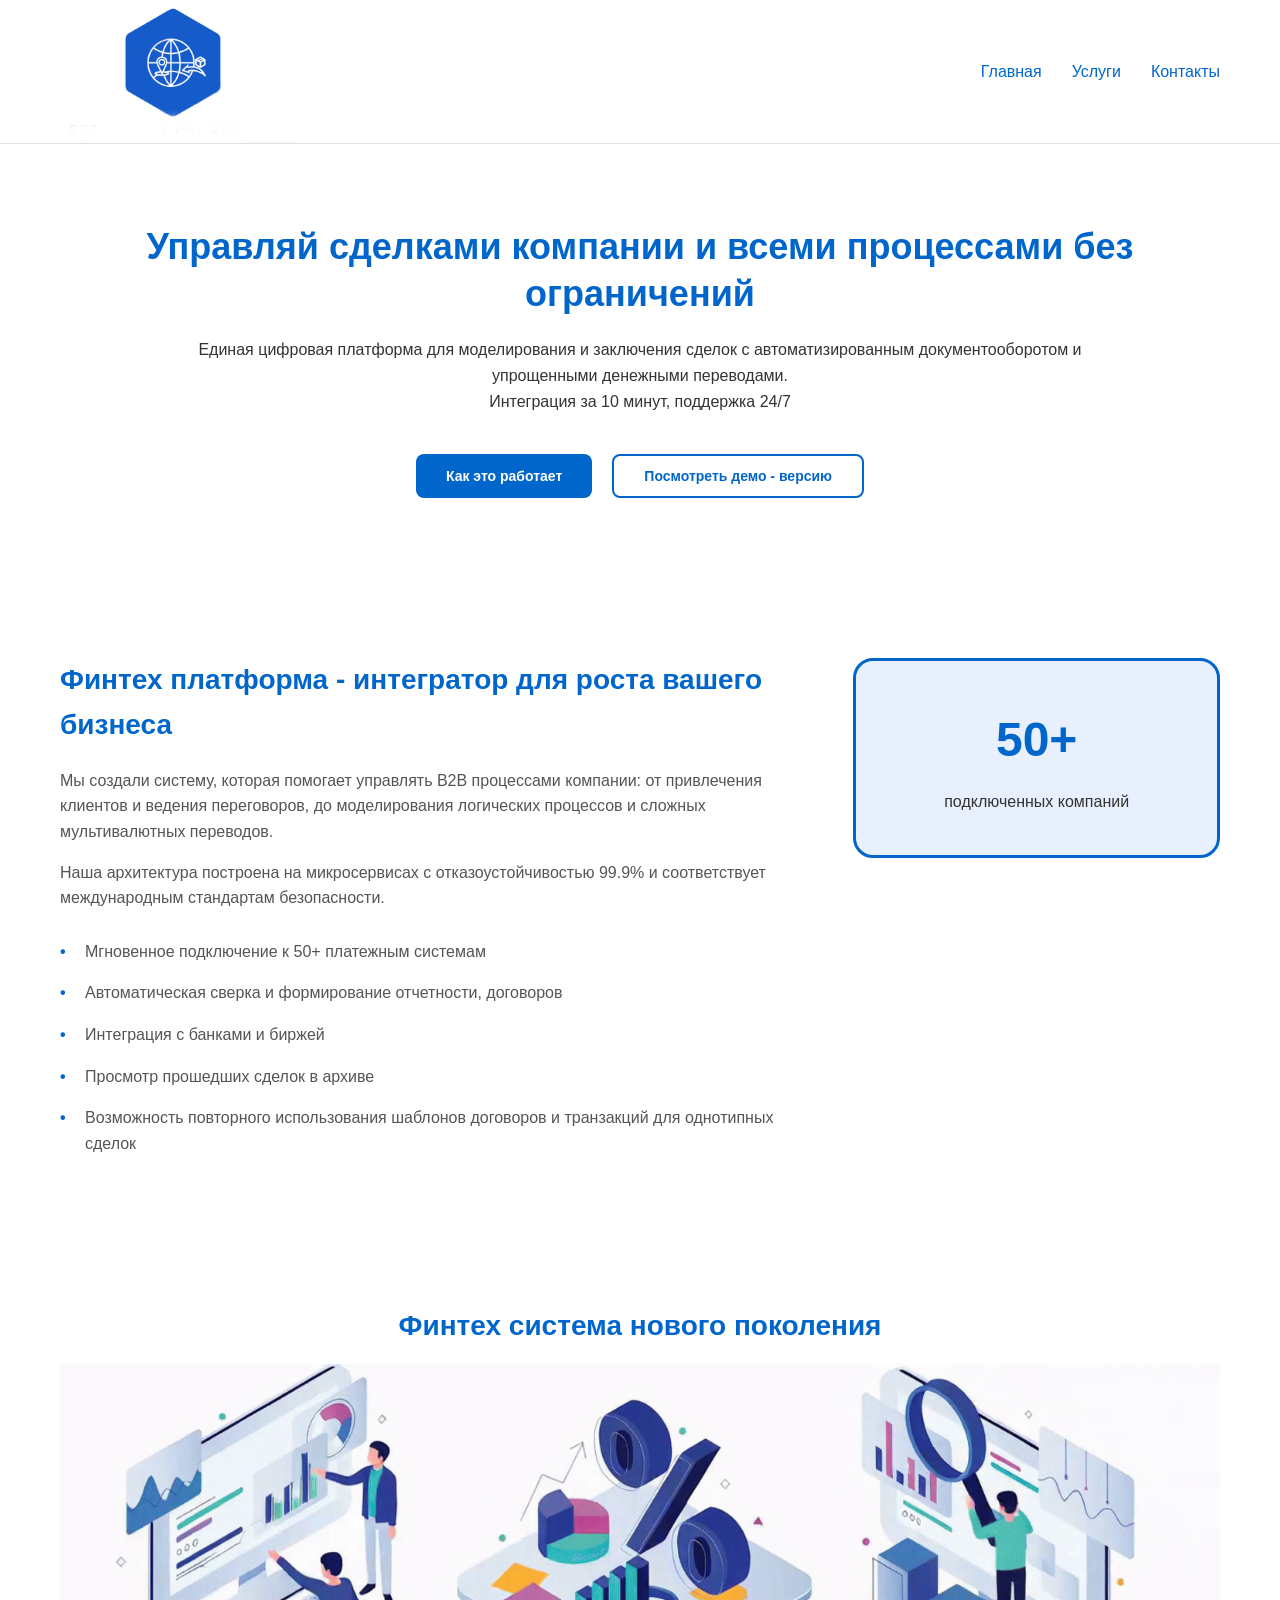
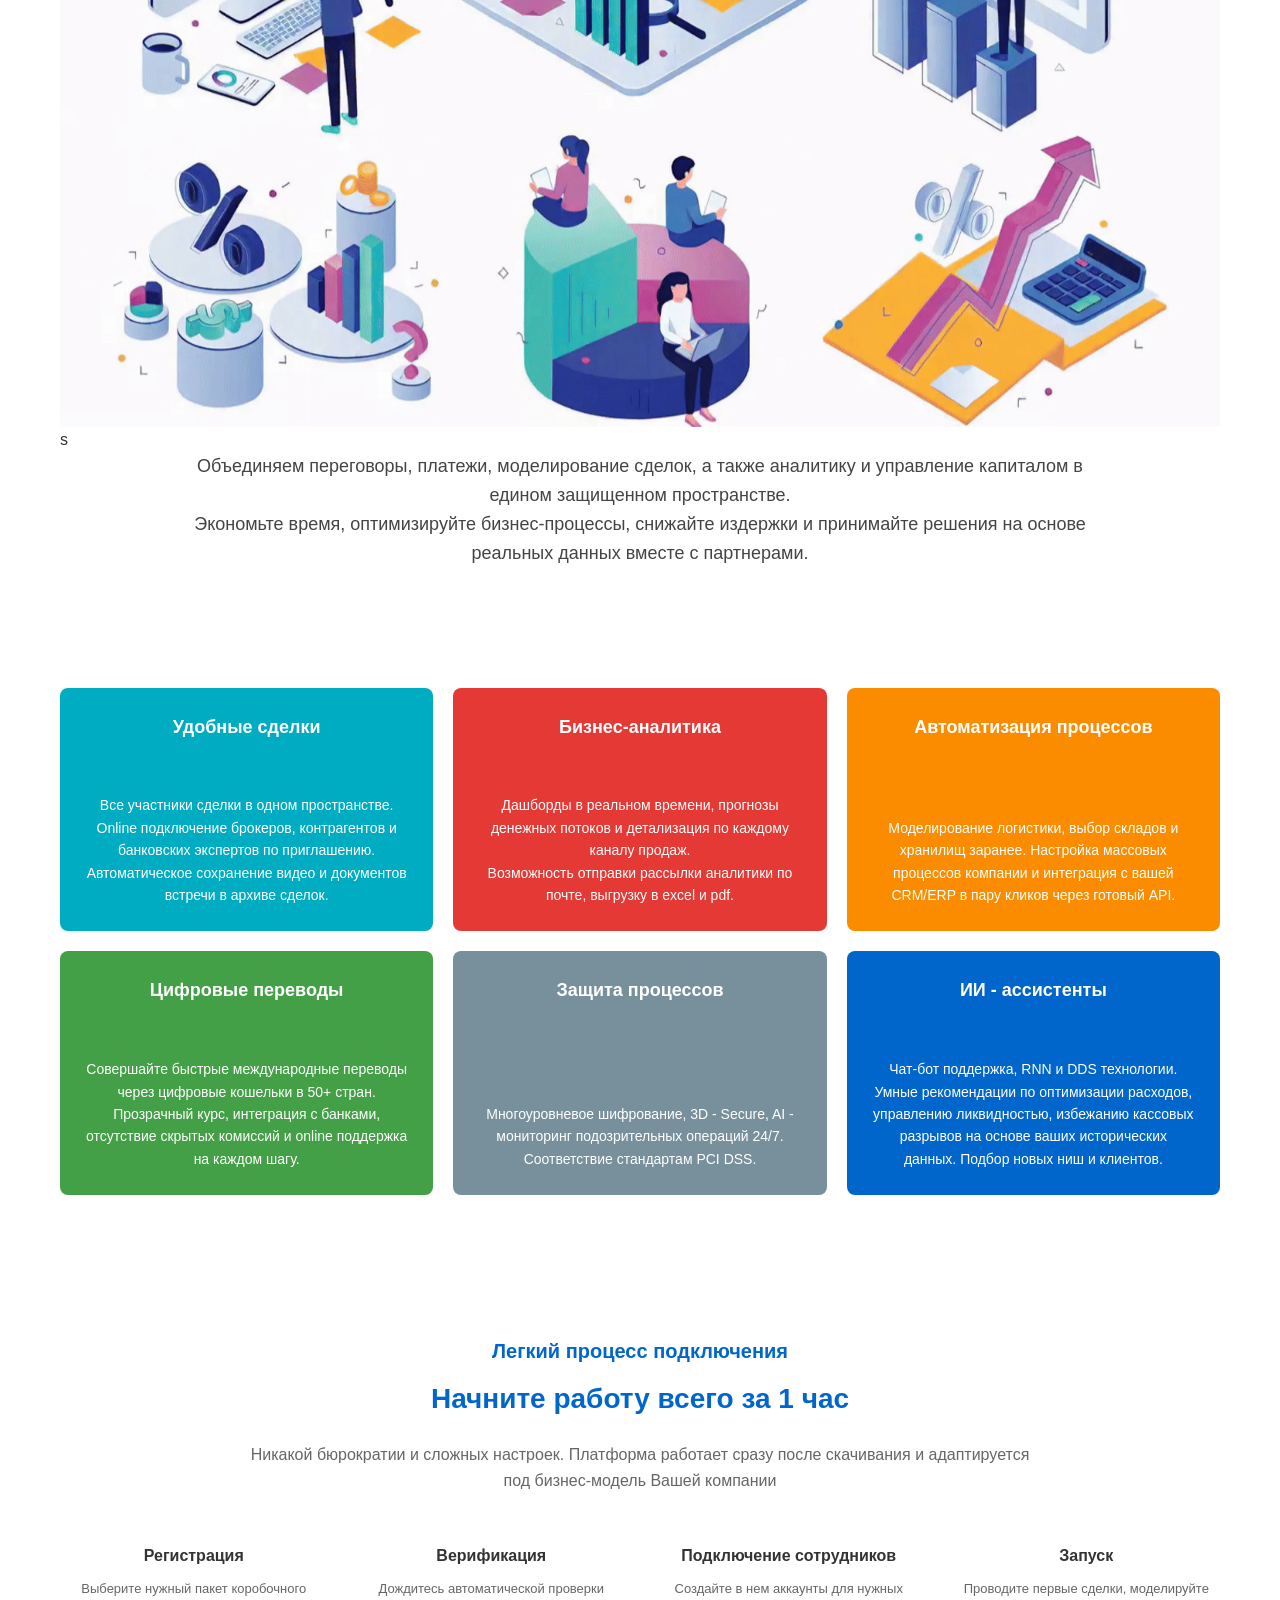
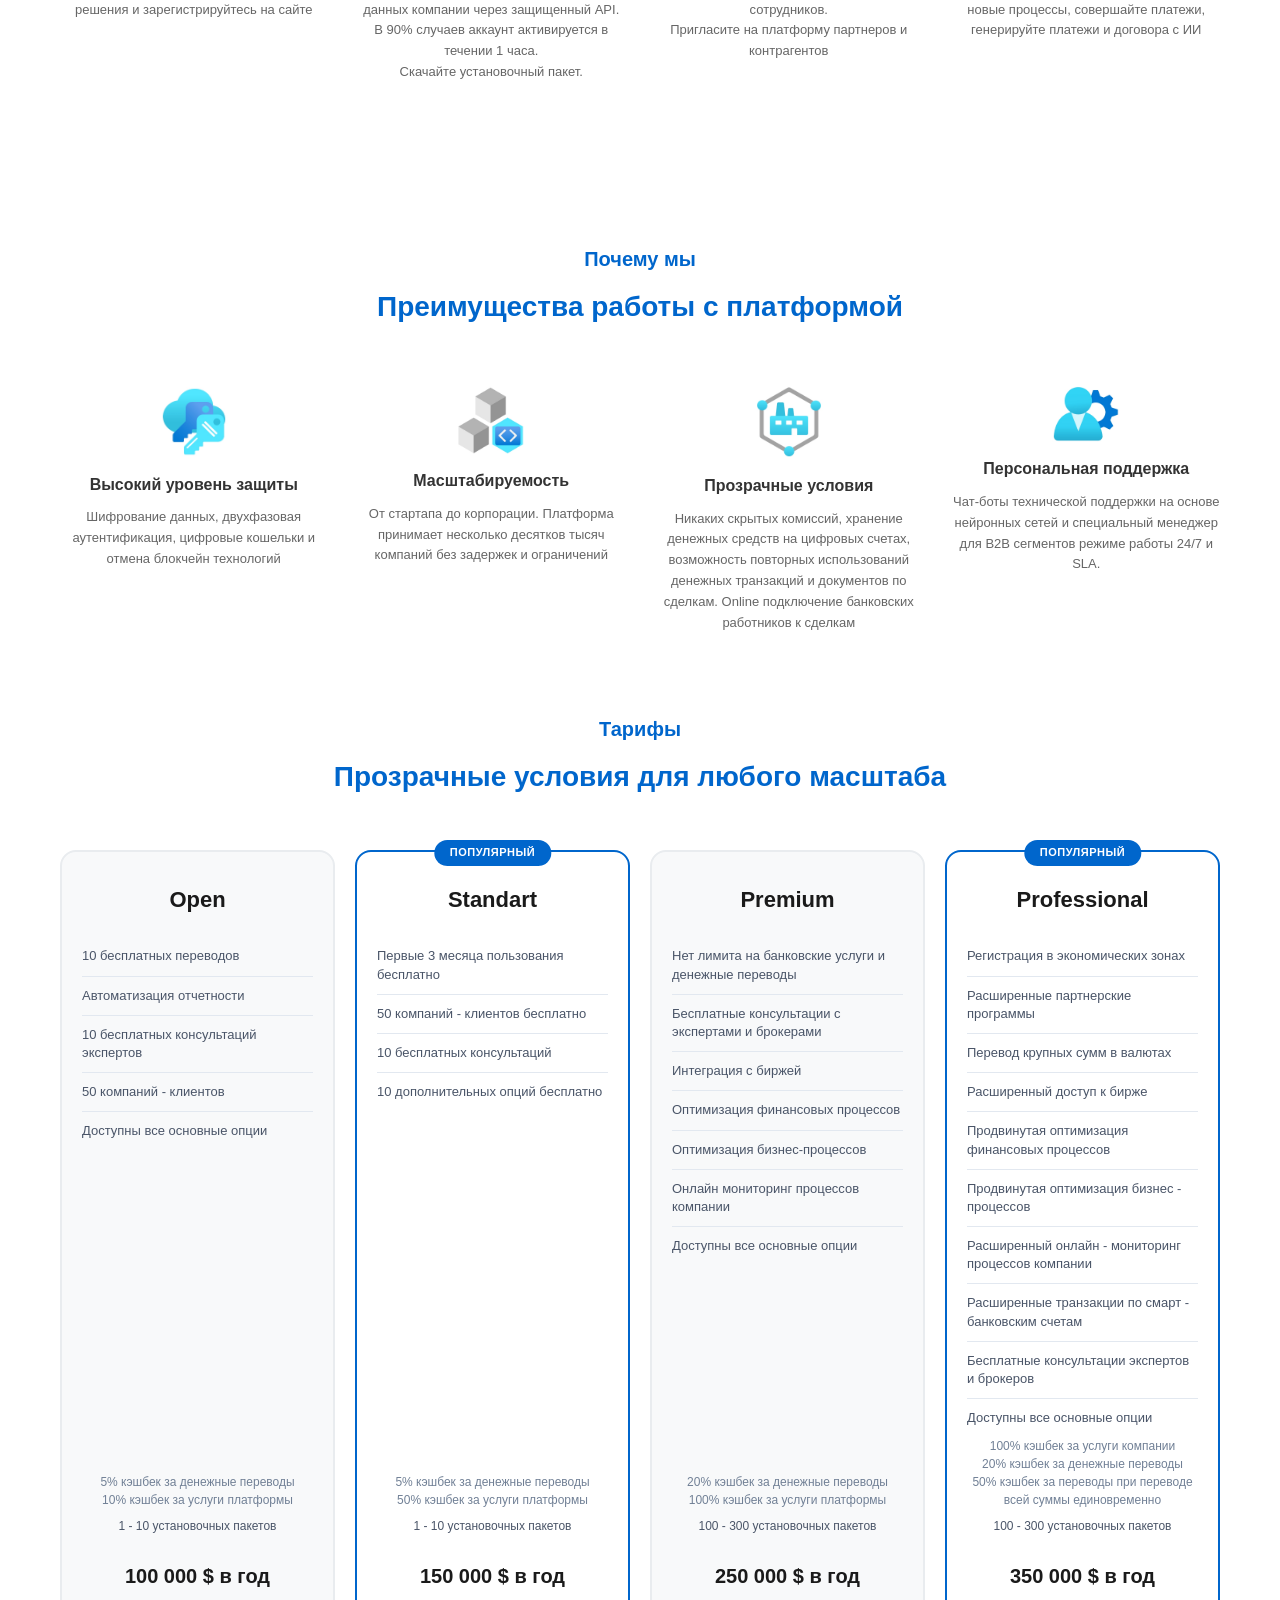
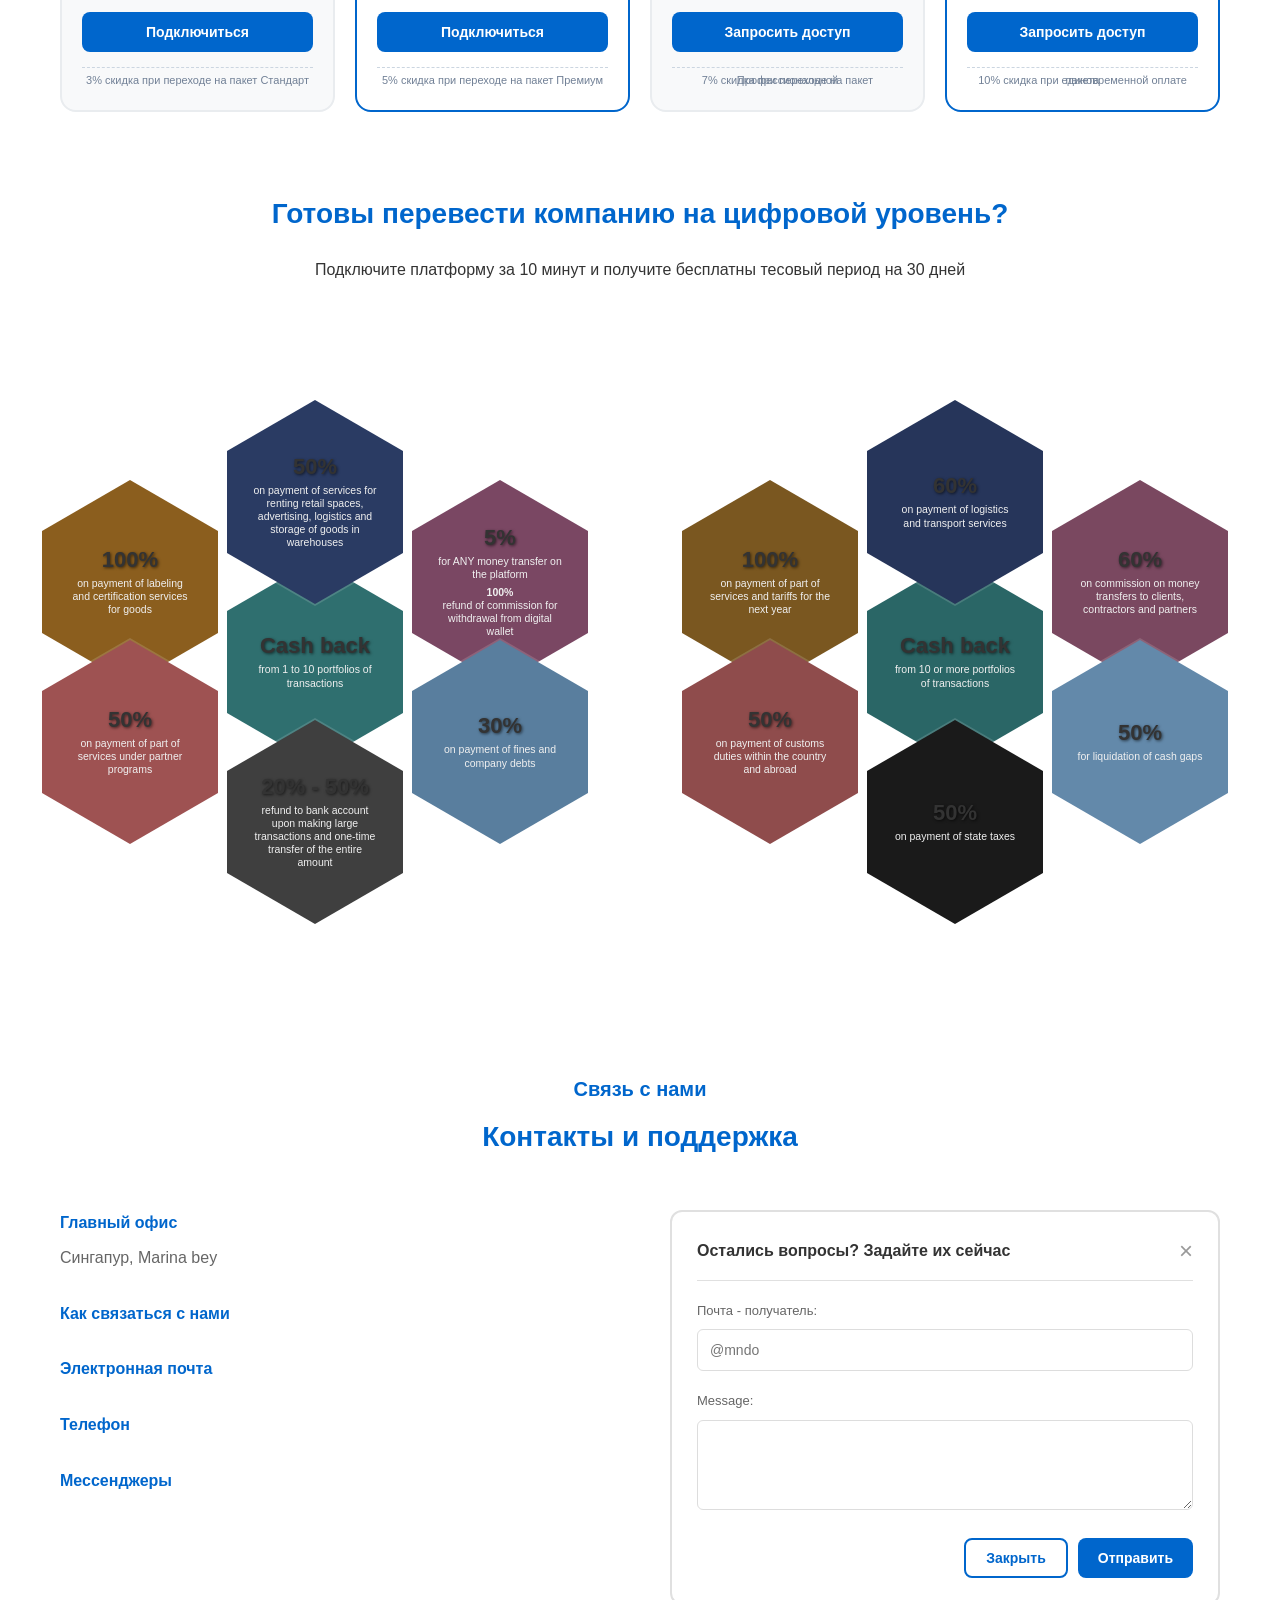
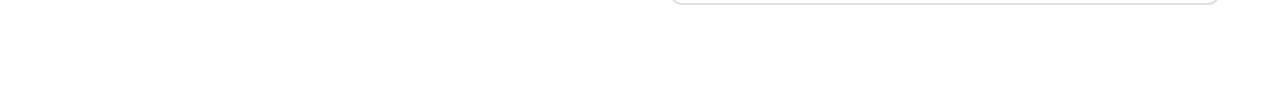
<file: index.html>
<!DOCTYPE html>
<html lang="ru">
<head>
    <meta charset="UTF-8">
    <meta name="viewport" content="width=device-width, initial-scale=1.0">
    <title>Финтех платформа</title>
    <link rel="stylesheet" href="style.css">
</head>

<body>
    <header class="header">
        <div class="container">
            <div class="header-content">
                <div class="logo">
                    <img src="./img/logo1.png" alt="Logo">
                </div>
                <nav class="nav">
                    <a href="#" class="nav-link">Главная</a>
                    <a href="#" class="nav-link">Услуги</a>
                    <a href="#" class="nav-link">Контакты</a>
                </nav>
            </div>
        </div>
    </header>

    <section class="hero">
        <div class="container">
            <h1 class="hero-title">Управляй сделками компании и всеми процессами без ограничений</h1>
            <p class="hero-subtitle">Единая цифровая платформа для моделирования и заключения сделок с автоматизированным документооборотом и упрощенными денежными переводами.<br>Интеграция за 10 минут, поддержка 24/7</p>
            <div class="hero-buttons">
                <button class="btn btn-primary">Как это работает</button>
                <button class="btn btn-secondary">Посмотреть демо - версию</button>
            </div>
        </div>
    </section>

    <div class="illustration-bg-wrapper">
        
        

            <section class="platform-intro">
        <div class="container">
            <div class="intro-grid">
                <div class="intro-text">
                    <h2 class="section-title">Финтех платформа - интегратор для роста вашего бизнеса</h2>
                    <p>Мы создали систему, которая помогает управлять B2B процессами компании: от привлечения клиентов и ведения переговоров, до моделирования логических процессов и сложных мультивалютных переводов.</p>
                    <p>Наша архитектура построена на микросервисах с отказоустойчивостью 99.9% и соответствует международным стандартам безопасности.</p>
                    <ul class="features-list">
                        <li>Мгновенное подключение к 50+ платежным системам</li>
                        <li>Автоматическая сверка и формирование отчетности, договоров</li>
                        <li>Интеграция с банками и биржей</li>
                        <li>Просмотр прошедших сделок в архиве</li>
                        <li>Возможность повторного использования шаблонов договоров и транзакций для однотипных сделок</li>
                    </ul>
                </div>
                <div class="intro-badge">
                    <div class="badge-number">50+</div>
                    <div class="badge-text">подключенных компаний</div>
                </div>
            </div>
        </div>
    </section>

    <section class="new-generation">
        <div class="container">
            <h2 class="section-title center">Финтех система нового поколения</h2>
            <img class="workers-bg" src="./video/video.gif">s
            <p class="illustration-text">Объединяем переговоры, платежи, моделирование сделок, а также аналитику и управление капиталом в едином защищенном пространстве.<br>Экономьте время, оптимизируйте бизнес-процессы, снижайте издержки и принимайте решения на основе реальных данных вместе с партнерами.</p>
        </div>
    </section>

    </div>

    <section class="features">
        <div class="container">
            <div class="features-grid">
                <div class="feature-card teal">
                    <h3>Удобные сделки</h3>
                    <p>Все участники сделки в одном пространстве. Online подключение брокеров, контрагентов и банковских экспертов по приглашению.<br>Автоматическое сохранение видео и документов встречи в архиве сделок.</p>
                </div>
                <div class="feature-card red">

                    <h3>Бизнес-аналитика</h3>
                    <p>Дашборды в реальном времени, прогнозы денежных потоков и детализация по каждому каналу продаж.<br>Возможность отправки рассылки аналитики по почте, выгрузку в excel и pdf.</p>
                </div>
                <div class="feature-card orange">

                    <h3>Автоматизация процессов</h3>
                    <p>Моделирование логистики, выбор складов и хранилищ заранее. Настройка массовых процессов компании и интеграция с вашей CRM/ERP в пару кликов через готовый API.</p>
                </div>
                <div class="feature-card green">

                    <h3>Цифровые переводы</h3>
                    <p>Совершайте быстрые международные переводы через цифровые кошельки в 50+ стран. Прозрачный курс, интеграция с банками, отсутствие скрытых комиссий и online поддержка на каждом шагу.</p>
                </div>
                <div class="feature-card gray">

                    <h3>Защита процессов</h3>
                    <p>Многоуровневое шифрование, 3D - Secure, AI - мониторинг подозрительных операций 24/7.<br>Соответствие стандартам PCI DSS.</p>
                </div>
                <div class="feature-card blue">

                    <h3>ИИ - ассистенты</h3>
                    <p>Чат-бот поддержка, RNN и DDS технологии. Умные рекомендации по оптимизации расходов, управлению ликвидностью, избежанию кассовых разрывов на основе ваших исторических данных. Подбор новых ниш и клиентов.</p>
                </div>
            </div>
        </div>
    </section>

<section class="how-to-start">
    <div class="container">
        <p class="section-subtitle">Легкий процесс подключения</p>
        <h2 class="section-title center">Начните работу всего за 1 час</h2>
        <p class="section-description">Никакой бюрократии и сложных настроек. Платформа работает сразу после скачивания и адаптируется под бизнес-модель Вашей компании</p>
        <div class="steps-grid">
            <div class="step">
                
             
                <h3>Регистрация</h3>
                <p>Выберите нужный пакет коробочного решения и зарегистрируйтесь на сайте</p>
            </div>
            <div class="step">
                
                
                <h3>Верификация</h3>
                <p>Дождитесь автоматической проверки данных компании через защищенный API. В 90% случаев аккаунт активируется в течении 1 часа.<br>Скачайте установочный пакет.</p>
            </div>
            <div class="step">
                
                
                <h3>Подключение сотрудников</h3>
                <p>Создайте в нем аккаунты для нужных сотрудников.<br>Пригласите на платформу партнеров и контрагентов</p>
            </div>
            <div class="step">
                
                
                <h3>Запуск</h3>
                <p>Проводите первые сделки, моделируйте новые процессы, совершайте платежи, генерируйте платежи и договора с ИИ</p>
            </div>
        </div>
    </div>
</section>

    <section class="why-us">
        <div class="container">
            <p class="section-subtitle center">Почему мы</p>
            <h2 class="section-title center">Преимущества работы с платформой</h2>
            <div class="benefits-grid">
                <div class="benefit">
                    <div> <img  class="why-us-img" src="./img/whyus1.jpg" alt="no image"></div>
                    <h3>Высокий уровень защиты</h3>
                    <p>Шифрование данных, двухфазовая аутентификация, цифровые кошельки и отмена блокчейн технологий</p>
                </div>
                <div class="benefit">
                    <div> <img  class="why-us-img" src="./img/whyus2.jpg" alt="no image"></div>
                    <h3>Масштабируемость</h3>
                    <p>От стартапа до корпорации. Платформа принимает несколько десятков тысяч компаний без задержек и ограничений</p>
                </div>
                <div class="benefit">
                    <div> <img  class="why-us-img" src="./img/whyus3.jpg" alt="no image"></div>
                    <h3>Прозрачные условия</h3>
                    <p>Никаких скрытых комиссий, хранение денежных средств на цифровых счетах, возможность повторных использований денежных транзакций и документов по сделкам. Online подключение банковских работников к сделкам</p>
                </div>
                <div class="benefit">
                    <div> <img  class="why-us-img" src="./img/whyus4.jpg" alt="no image"></div>
                    <h3>Персональная поддержка</h3>
                    <p>Чат-боты технической поддержки на основе нейронных сетей и специальный менеджер для B2B сегментов режиме работы 24/7 и SLA.</p>
                </div>
            </div>
        </div>
    </section>

        <section class="pricing">
        <div class="container">
            <p class="section-subtitle center">Тарифы</p>
            <h2 class="section-title center">Прозрачные условия для любого масштаба</h2>
            <div class="pricing-grid">
                

                <div class="pricing-card">
                    <h3>Open</h3>
                    <ul class="pricing-features">
                        <li>10 бесплатных переводов</li>
                        <li>Автоматизация отчетности</li>
                        <li>10 бесплатных консультаций экспертов</li>
                        <li>50 компаний - клиентов</li>
                        <li>Доступны все основные опции</li>
                    </ul>
                    <div class="pricing-cashback">5% кэшбек за денежные переводы<br>10% кэшбек за услуги платформы</div>
                    <div class="pricing-packages">1 - 10 установочных пакетов</div>
                    <div class="pricing-price">100 000 $ в год</div>
                    <a href="./Proekt/podkli4itcha.html">
                    <button class="btn btn-primary full-width">Подключиться</button> </a>
                    <div class="pricing-discount">3% скидка при переходе на пакет Стандарт</div>
                </div>


                <div class="pricing-card popular">
                    <div class="popular-badge">Популярный</div>
                    <h3>Standart</h3>
                    <ul class="pricing-features">
                        <li>Первые 3 месяца пользования бесплатно</li>
                        <li>50 компаний - клиентов бесплатно</li>
                        <li>10 бесплатных консультаций</li>
                        <li>10 дополнительных опций бесплатно</li>
                    </ul>
                    <div class="pricing-cashback">5% кэшбек за денежные переводы<br>50% кэшбек за услуги платформы</div>
                    <div class="pricing-packages">1 - 10 установочных пакетов</div>
                    <div class="pricing-price">150 000 $ в год</div>
                    <a href="./Proekt/podkli4itcha.html">
                    <button class="btn btn-primary full-width">Подключиться</button> </a>
                    <div class="pricing-discount">5% скидка при переходе на пакет Премиум</div>
                </div>


                <div class="pricing-card">
                    <h3>Premium</h3>
                    <ul class="pricing-features">
                        <li>Нет лимита на банковские услуги и денежные переводы</li>
                        <li>Бесплатные консультации с экспертами и брокерами</li>
                        <li>Интеграция с биржей</li>
                        <li>Оптимизация финансовых процессов</li>
                        <li>Оптимизация бизнес-процессов</li>
                        <li>Онлайн мониторинг процессов компании</li>
                        <li>Доступны все основные опции</li>
                    </ul>
                    <div class="pricing-cashback">20% кэшбек за денежные переводы<br>100% кэшбек за услуги платформы</div>
                    <div class="pricing-packages">100 - 300 установочных пакетов</div>
                    <div class="pricing-price">250 000 $ в год</div>
                    <a href="./Form/form.html">
                    <button class="btn btn-primary full-width">Запросить доступ</button> </a>
                    <div class="pricing-discount">7% скидка при переходе на пакет Профессиональной</div>
                </div>


                <div class="pricing-card popular">
                    <div class="popular-badge">Популярный</div>
                    <h3>Professional</h3>
                    <ul class="pricing-features">
                        <li>Регистрация в экономических зонах</li>
                        <li>Расширенные партнерские программы</li>
                        <li>Перевод крупных сумм в валютах</li>
                        <li>Расширенный доступ к бирже</li>
                        <li>Продвинутая оптимизация финансовых процессов</li>
                        <li>Продвинутая оптимизация бизнес - процессов</li>
                        <li>Расширенный онлайн - мониторинг процессов компании</li>
                        <li>Расширенные транзакции по смарт - банковским счетам</li>
                        <li>Бесплатные консультации экспертов и брокеров</li>
                        <li>Доступны все основные опции</li>
                    </ul>
                    <div class="pricing-cashback">100% кэшбек за услуги компании<br>20% кэшбек за денежные переводы<br>50% кэшбек за переводы при переводе всей суммы единовременно</div>
                    <div class="pricing-packages">100 - 300 установочных пакетов</div>
                    <div class="pricing-price">350 000 $ в год</div>
                    <a href="./Form/form.html">
                    <button class="btn btn-primary full-width">Запросить доступ</button> </a>
                    <div class="pricing-discount">10% скидка при единовременной оплате пакета</div>
                </div>

            </div>
        </div>
    </section>
    
    <section class="cta">
        <div class="container">
            <h2 class="section-title center">Готовы перевести компанию на цифровой уровень?</h2>
            <p class="cta-text">Подключите платформу за 10 минут и получите бесплатны тесовый период на 30 дней</p>
            
        </div>
    </section>
</div>

<div class="main-container">
    
    <!-- ЛЕВАЯ ГРУППА -->
    <div class="hex-group">
        <!-- Верхний ряд -->
        <div class="hex-wrapper L-brown">
            <div class="hex c-brown">
                <h2>100%</h2>
                <p>on payment of labeling and certification services for goods</p>
            </div>
        </div>
        <div class="hex-wrapper L-blue">
            <div class="hex c-dark-blue">
                <h2>50%</h2>
                <p>on payment of services for renting retail spaces, advertising, logistics and storage of goods in warehouses</p>
            </div>
        </div>
        <div class="hex-wrapper L-purple">
            <div class="hex c-purple">
                <h2>5%</h2>
                <p>for ANY money transfer on the platform</p>
                <p style="margin-top: 5px; font-weight: bold;">100%</p>
                <p>refund of commission for withdrawal from digital wallet</p>
            </div>
        </div>

        <!-- Средний ряд -->
        <div class="hex-wrapper L-red">
            <div class="hex c-red">
                <h2>50%</h2>
                <p>on payment of part of services under partner programs</p>
            </div>
        </div>
        <div class="hex-wrapper L-teal">
            <div class="hex c-teal">
                <h2>Cash back</h2>
                <p>from 1 to 10 portfolios of transactions</p>
            </div>
        </div>
        <div class="hex-wrapper L-lightblue">
            <div class="hex c-blue">
                <h2>30%</h2>
                <p>on payment of fines and company debts</p>
            </div>
        </div>

        <!-- Нижний ряд -->
        <div class="hex-wrapper L-gray">
            <div class="hex c-gray">
                <h2>20% - 50%</h2>
                <p>refund to bank account upon making large transactions and one-time transfer of the entire amount</p>
            </div>
        </div>
    </div>

    <!-- ПРАВАЯ ГРУППА -->
    <div class="hex-group">
        <!-- Верхний ряд -->
        <div class="hex-wrapper R-gold">
            <div class="hex c-gold">
                <h2>100%</h2>
                <p>on payment of part of services and tariffs for the next year</p>
            </div>
        </div>
        <div class="hex-wrapper R-navy">
            <div class="hex c-navy">
                <h2>60%</h2>
                <p>on payment of logistics and transport services</p>
            </div>
        </div>
        <div class="hex-wrapper R-magenta">
            <div class="hex c-magenta">
                <h2>60%</h2>
                <p>on commission on money transfers to clients, contractors and partners</p>
            </div>
        </div>

        <!-- Средний ряд -->
        <div class="hex-wrapper R-rust">
            <div class="hex c-rust">
                <h2>50%</h2>
                <p>on payment of customs duties within the country and abroad</p>
            </div>
        </div>
        <div class="hex-wrapper R-teal">
            <div class="hex c-dark-teal">
                <h2>Cash back</h2>
                <p>from 10 or more portfolios of transactions</p>
            </div>
        </div>
        <div class="hex-wrapper R-lightblue">
            <div class="hex c-light-blue">
                <h2>50%</h2>
                <p>for liquidation of cash gaps</p>
            </div>
        </div>

        <!-- Нижний ряд -->
        <div class="hex-wrapper R-black">
            <div class="hex c-black">
                <h2>50%</h2>
                <p>on payment of state taxes</p>
            </div>
        </div>
    </div>

</div>


    <section class="contacts">
        <div class="container">
            <p class="section-subtitle center">Связь с нами</p>
            <h2 class="section-title center">Контакты и поддержка</h2>
            <div class="contacts-grid">
                <div class="contact-info">
                    <div class="contact-item">
                        <h3>Главный офис</h3>
                        <p>Сингапур, Marina bey</p>
                    </div>
                    <div class="contact-item">
                        <h3>Как связаться с нами</h3>
                    </div>
                    <div class="contact-item">
                        <h3>Электронная почта</h3>
                    </div>
                    <div class="contact-item">
                        <h3>Телефон</h3>
                    </div>
                    <div class="contact-item">
                        <h3>Мессенджеры</h3>
                        <div class="messengers">
                            <span class="messenger-icon"></span>
                        </div>
                    </div>
                </div>
                <div class="contact-form-wrapper">
                    <div class="contact-form">
                        <div class="form-header">
                            <span>Остались вопросы? Задайте их сейчас</span>
                            <button class="close-btn">×</button>
                        </div>
                        <form>
                            <div class="form-group">
                                <label>Почта - получатель:</label>
                                <input type="email" placeholder="@mndo">
                            </div>
                            <div class="form-group">
                                <label>Message:</label>
                                <textarea rows="4"></textarea>
                            </div>
                            <div class="form-buttons">
                                <button type="button" class="btn btn-secondary">Закрыть</button>
                                <button type="submit" class="btn btn-primary">Отправить</button>
                            </div>
                        </form>
                    </div>
                </div>
            </div>
        </div>
    </section>
</body>
</html>
</file>
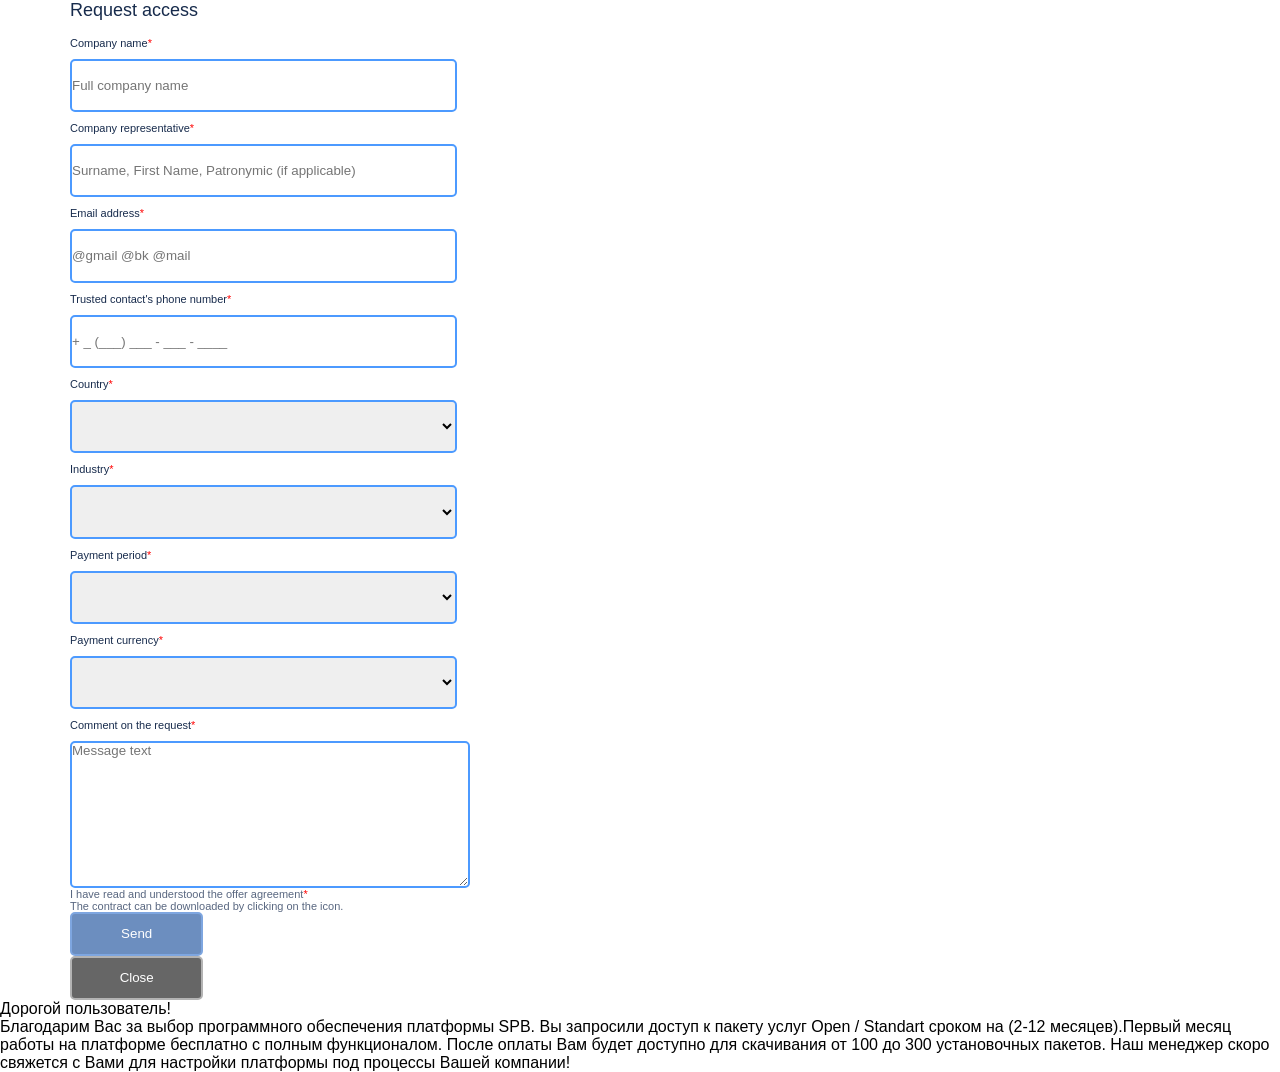
<file: Form/index.html>
<!DOCTYPE html>
<html lang="en">
<head>
    <meta charset="UTF-8">
    <meta name="viewport" content="width=device-width, initial-scale=1.0">
    <link rel="stylesheet" href="style.css">
    <title>Document</title>
</head>
<body>
    <div class="container">
    <form class="form_decor">

        <p class="meet_text">Request access</p>
        
        <label class="label_text">Company name<span class="red_star">*</span></label>
        <input class="input_decor" placeholder="Full company name" type="text">

        <label class="label_text">Company representative<span class="red_star">*</label>
        <input class="input_decor" placeholder="Surname, First Name, Patronymic (if applicable)" type="text">

        <label class="label_text">Email address<span class="red_star">*</label>
        <input class="input_decor" placeholder="@gmail @bk @mail" type="text">

        <label class="label_text">Trusted contact's phone number<span class="red_star">*</label>
        <input class="input_decor" placeholder="+ _ (___) ___ - ___ - ____" type="text">

        <label class="label_text">Country<span class="red_star">*</label>
        <select class="input_decor" placeholder="Select from the list"></select>

        <label class="label_text">Industry<span class="red_star">*</label>
        <select class="input_decor" placeholder="Select from the list"></select>

        <label class="label_text">Payment period<span class="red_star">*</label>
        <select class="input_decor" placeholder="Select from the list"></select>

        <label class="label_text">Payment currency<span class="red_star">*</label>
        <select class="input_decor" placeholder="Select from the list"></select>

        <label class="label_text">Comment on the request<span class="red_star">*</label>
        <textarea class="input_textarea" placeholder="Message text"></textarea>

        <p class="text_small_checkbtn">I have read and understood the offer agreement<span class="red_star">*</p>
        <p class="text_small_checkbtn">The contract can be downloaded by clicking on the icon.</p>
        <button class="btn_dec_send">Send</button>
        <button class="btn_dec_close">Close</button>
    </form>
    </div>


    <div class="">
        <p>Дорогой пользователь!</p>
        <p>Благодарим Вас за выбор программного обеспечения платформы SPB.
            Вы запросили доступ к пакету услуг Open / Standart сроком на (2-12 месяцев).Первый месяц работы на платформе бесплатно с полным функционалом.

После оплаты Вам будет доступно для скачивания от 100 до 300 установочных пакетов.

Наш менеджер скоро свяжется с Вами для 
настройки платформы под процессы Вашей компании!</p>
    </div>
</body>
</html>
</file>
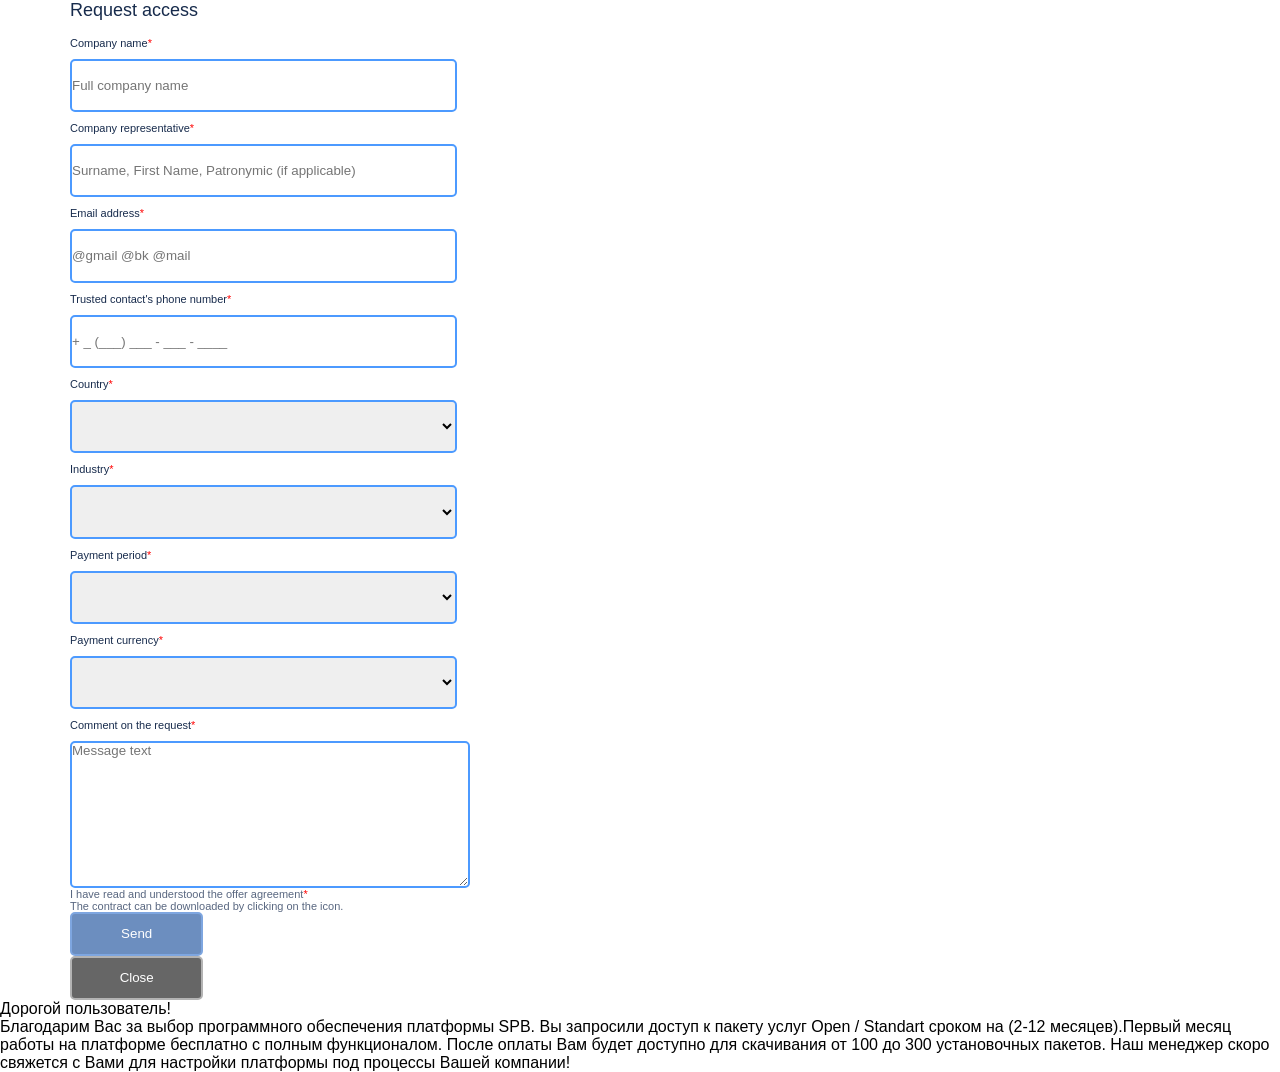
<file: Form/form.html>
<!DOCTYPE html>
<html lang="en">
<head>
    <meta charset="UTF-8">
    <meta name="viewport" content="width=device-width, initial-scale=1.0">
    <link rel="stylesheet" href="./style2.css">
    <title>Document</title>
</head>
<body>
    <div class="container">
    <form class="form_decor">

        <p class="meet_text">Request access</p>
        
        <label class="label_text">Company name<span class="red_star">*</span></label>
        <input class="input_decor" placeholder="Full company name" type="text">

        <label class="label_text">Company representative<span class="red_star">*</label>
        <input class="input_decor" placeholder="Surname, First Name, Patronymic (if applicable)" type="text">

        <label class="label_text">Email address<span class="red_star">*</label>
        <input class="input_decor" placeholder="@gmail @bk @mail" type="text">

        <label class="label_text">Trusted contact's phone number<span class="red_star">*</label>
        <input class="input_decor" placeholder="+ _ (___) ___ - ___ - ____" type="text">

        <label class="label_text">Country<span class="red_star">*</label>
        <select class="input_decor" placeholder="Select from the list"></select>

        <label class="label_text">Industry<span class="red_star">*</label>
        <select class="input_decor" placeholder="Select from the list"></select>

        <label class="label_text">Payment period<span class="red_star">*</label>
        <select class="input_decor" placeholder="Select from the list"></select>

        <label class="label_text">Payment currency<span class="red_star">*</label>
        <select class="input_decor" placeholder="Select from the list"></select>

        <label class="label_text">Comment on the request<span class="red_star">*</label>
        <textarea class="input_textarea" placeholder="Message text"></textarea>

        <p class="text_small_checkbtn">I have read and understood the offer agreement<span class="red_star">*</p>
        <p class="text_small_checkbtn">The contract can be downloaded by clicking on the icon.</p>
        <button class="btn_dec_send">Send</button>
        <button class="btn_dec_close">Close</button>
    </form>
    </div>


    <div class="">
        <p>Дорогой пользователь!</p>
        <p>Благодарим Вас за выбор программного обеспечения платформы SPB.
            Вы запросили доступ к пакету услуг Open / Standart сроком на (2-12 месяцев).Первый месяц работы на платформе бесплатно с полным функционалом.

После оплаты Вам будет доступно для скачивания от 100 до 300 установочных пакетов.

Наш менеджер скоро свяжется с Вами для 
настройки платформы под процессы Вашей компании!</p>
    </div>
</body>
</html>
</file>
<file: style.css>
* {
    margin: 0;
    padding: 0;
    box-sizing: border-box;
}

body {
    font-family: -apple-system, BlinkMacSystemFont, 'Segoe UI', Roboto, 'Helvetica Neue', Arial, sans-serif;
    line-height: 1.6;
    color: #333;
    background-color: #fff;
}

.container {
    max-width: 1200px;
    margin: 0 auto;
    padding: 0 20px;
}


.header {
    background: #fff;
    
    border-bottom: 1px solid #e0e0e0;
}

.header-content {
    display: flex;
    justify-content: space-between;
    align-items: center;
}

.logo img {
    width: 35%;
    height: 35%;
    display: flex;
    flex-direction: column;
}



.nav {
    display: flex;
    gap: 30px;
}

.nav-link {
    color: #0066CC;
    text-decoration: none;
    font-weight: 500;
    transition: opacity 0.3s;
}

.nav-link:hover {
    opacity: 0.8;
}


.hero {
    
    padding: 80px 0;
    text-align: center;
}

.hero-title {
    font-size: 36px;
    font-weight: 700;
    margin-bottom: 20px;
    line-height: 1.3;
    color: #0066CC
}

.hero-subtitle {
    font-size: 16px;
    margin-bottom: 40px;
    max-width: 900px;
    margin-left: auto;
    margin-right: auto;
    line-height: 1.6;
    color: #333
}

.hero-buttons {
    display: flex;
    gap: 20px;
    justify-content: center;
}

.btn {
    padding: 12px 30px;
    border: none;
    border-radius: 8px;
    font-size: 14px;
    font-weight: 600;
    cursor: pointer;
    transition: all 0.3s;
    text-decoration: none;
    display: inline-block;
}

.btn-primary {
    background: #0066CC;
    color: #fff;
}


.btn-primary:hover {
    background: #0052a3;
    transform: translateY(-2px);
}

.btn-secondary {
    background: #fff;
    color: #0066CC;
    border: 2px solid #0066CC;
}

.btn-secondary:hover {
    background: #f0f7ff;
}

.btn-large {
    padding: 16px 40px;
    font-size: 16px;
}


.full-width {
    width: 100%;
}


.section-title {
    font-size: 28px;
    font-weight: 700;
    color: #0066CC;
    margin-bottom: 20px;
}

.section-title.center {
    text-align: center;
}

.section-subtitle {
    font-size: 20px;
    color: #0066CC;
    margin-bottom: 10px;
    text-align: center;
    font-weight: 700;
}

.section-subtitle.center {
    text-align: center;
}

.section-description {
    text-align: center;
    color: #666;
    margin-bottom: 40px;
    max-width: 800px;
    margin-left: auto;
    margin-right: auto;
}


.platform-intro {
    padding: 80px 0;
    background: #fff;
}

.intro-grid {
    display: grid;
    grid-template-columns: 2fr 1fr;
    gap: 60px;
    align-items: start;
}

.intro-text p {
    margin-bottom: 15px;
    color: #555;
}

.features-list {
    list-style: none;
    margin-top: 20px;
}

.features-list li {
    padding: 8px 0;
    padding-left: 25px;
    position: relative;
    color: #555;
}

.features-list li:before {
    content: "•";
    color: #0066CC;
    font-weight: bold;
    position: absolute;
    left: 0;
}

.intro-badge {
    background: #e8f0fe;
    border: 3px solid #0066CC;
    border-radius: 20px;
    padding: 40px;
    text-align: center;
    min-height: 200px;
    display: flex;
    flex-direction: column;
    justify-content: center;
}

.badge-number {
    font-size: 48px;
    font-weight: 700;
    color: #0066CC;
    margin-bottom: 10px;
}

.badge-text {
    font-size: 16px;
    color: #333;
    font-weight: 500;
}


.new-generation {
    padding: 60px 0;
    background: #fff;
}

.workers {
    height: 65%;
    width: 65%;
}
.illustration {
    margin: 40px 0;
    text-align: center;
}

.illustration img {
    max-width: 100%;
    height: auto;
}

.illustration-text {
    text-align: center;
    color: #444444;
    line-height: 1.8;
}


.features {
    padding: 60px 0;
    background: #fff;
}

.features-grid {
    display: grid;
    grid-template-columns: repeat(3, 1fr);
    gap: 20px;
    
}

.features-grid div p{
    display: flex;                
  flex-direction: column;       
  justify-content: flex-end;   
  height: 150px;
  font-size: 14px;
  font-weight: 500;    
  
}
.feature-card {
    padding: 25px;
    border-radius: 8px;
    color: #fff;
}


.feature-card {
    transition: transform 0.3s cubic-bezier(0.25, 0.8, 0.25, 1), 
                box-shadow 0.3s ease;
    
    position: relative; 
}

.feature-card:hover {
    transform: translateY(-8px) scale(1.02);
    
    box-shadow: 0 10px 20px rgba(0, 0, 0, 0.12);
}

.feature-card h3 {
    font-size: 18px;
    margin-bottom: 15px;
    font-weight: 600;
}

.feature-card p {
    font-size: 13px;
    line-height: 1.6;
}

.tablephoto {
    height: 25%;
    width: 20%;
    float: right;
    
}

.feature-card.teal {
    background: #00ACC1;
    text-align: center;
}

.feature-card.red {
    background: #E53935;
    text-align: center;
}

.feature-card.orange {
    background: #FB8C00;
    text-align: center;
}

.feature-card.green {
    background: #43A047;
    text-align: center;
}

.feature-card.gray {
    background: #78909C;
    text-align: center;
}

.feature-card.blue {
    background: #0066CC;
    text-align: center;
}

.how-to-start {
    padding: 80px 0;
    background: #fff;
}

.steps-grid {
    display: grid;
    grid-template-columns: repeat(4, 1fr);
    gap: 30px;
    margin-top: 50px;
}

.step {
    text-align: center;
}

.cube {
    height: 35%;
    width: 35%;
}


.step h3 {
    font-size: 16px;
    color: #333;
    margin-bottom: 10px;
}

.step p {
    font-size: 13px;
    color: #666;
    line-height: 1.6;
}

.why-us {
    padding: 80px 0;
    background: #fff;
}

.why-us-img {
    height: 30%;
    width: 30%;
}
.benefits-grid {
    display: grid;
    grid-template-columns: repeat(4, 1fr);
    gap: 30px;
    margin-top: 50px;
}

.benefit {
    text-align: center;
}

.benefit-icon {
    font-size: 48px;
    margin-bottom: 20px;
}

.benefit h3 {
    font-size: 16px;
    color: #333;
    margin-bottom: 10px;
    font-weight: 600;
}

.benefit p {
    font-size: 13px;
    color: #666;
    line-height: 1.6;
}

.pricing-grid {
    display: grid;
    grid-template-columns: repeat(4, 1fr);
    gap: 20px;
    margin-top: 50px;
    align-items: stretch; 
}

.pricing-card {
    background: #f8f9fa;
    border: 2px solid #e9ecef;
    border-radius: 16px;
    padding: 30px 20px;
    text-align: center;
    position: relative;
    
    display: flex;
    flex-direction: column;
    height: 100%;
    transition: transform 0.3s ease, box-shadow 0.3s ease;
}

.pricing-card:hover {
    transform: translateY(-5px);
    box-shadow: 0 12px 24px rgba(0, 102, 204, 0.1);
}

.pricing-card.popular {
    border-color: #0066CC;
    background: #fff;
}

.popular-badge {
    position: absolute;
    top: -12px;
    left: 50%;
    transform: translateX(-50%);
    background: #0066CC;
    color: #fff;
    padding: 4px 16px;
    border-radius: 20px;
    font-size: 11px;
    font-weight: 600;
    text-transform: uppercase;
    letter-spacing: 0.5px;
}

.pricing-card h3 {
    font-size: 22px;
    color: #1a1a1a;
    margin: 0 0 20px;
    font-weight: 700;
}

.pricing-features {
    list-style: none;
    margin: 0;
    padding: 0;
    text-align: left;
    flex-grow: 1;
}

.pricing-features li {
    padding: 10px 0;
    font-size: 13px;
    color: #4a5568;
    border-bottom: 1px solid #e2e8f0;
    line-height: 1.4;
}

.pricing-features li:last-child {
    border-bottom: none;
}

.pricing-cashback,
.pricing-packages {
    font-size: 12px;
    color: #718096;
    line-height: 1.5;
    margin-bottom: 8px;
}

.pricing-packages {
    font-weight: 500;
    color: #4a5568;
    margin-bottom: 15px;
}

.pricing-price {
    font-size: 20px;
    font-weight: 700;
    color: #1a1a1a;
    margin: 10px 0 20px;
}

.pricing-card .btn {
    margin-bottom: 15px;
}

.pricing-discount {
    margin-top: auto; 
    padding-top: 12px;
    border-top: 1px dashed #cbd5e0;
    font-size: 11px;
    color: #718096;
    line-height: 0;
}

@media (max-width: 1024px) {
    .pricing-grid {
        grid-template-columns: repeat(2, 1fr);
    }
}

@media (max-width: 600px) {
    .pricing-grid {
        grid-template-columns: 1fr;
    }
}


.cta {
    padding: 80px 0;
    background: #fff;
    text-align: center;
}

.cta-text {
    font-size: 16px;
    color: #333;
    margin-bottom: 30px;
}

.contacts {
    padding: 80px 0;
    background: #fff;
}

.contacts-grid {
    display: grid;
    grid-template-columns: 1fr 1fr;
    gap: 60px;
    margin-top: 50px;
}

.contact-item {
    margin-bottom: 30px;
}

.contact-item h3 {
    font-size: 16px;
    color: #0066CC;
    margin-bottom: 10px;
}

.contact-item p {
    color: #666;
}

.messenger-icon {
    font-size: 32px;
}

.contact-form {
    background: #fff;
    border: 2px solid #e0e0e0;
    border-radius: 12px;
    padding: 25px;
}

.form-header {
    display: flex;
    justify-content: space-between;
    align-items: center;
    margin-bottom: 20px;
    padding-bottom: 15px;
    border-bottom: 1px solid #e0e0e0;
}

.form-header span {
    font-weight: 600;
    color: #333;
}

.close-btn {
    background: none;
    border: none;
    font-size: 24px;
    cursor: pointer;
    color: #999;
}

.form-group {
    margin-bottom: 20px;
}

.form-group label {
    display: block;
    margin-bottom: 8px;
    font-size: 13px;
    color: #666;
}

.form-group input,
.form-group textarea {
    width: 100%;
    padding: 12px;
    border: 1px solid #ddd;
    border-radius: 6px;
    font-size: 14px;
    font-family: inherit;
}

.form-group textarea {
    resize: vertical;
}

.form-buttons {
    display: flex;
    gap: 10px;
    justify-content: flex-end;
}

.form-buttons .btn {
    padding: 10px 20px;
}

@media (max-width: 1024px) {
    .features-grid,
    .pricing-grid {
        grid-template-columns: repeat(2, 1fr);
    }
    
    .steps-grid,
    .benefits-grid {
        grid-template-columns: repeat(2, 1fr);
    }
    
    .intro-grid {
        grid-template-columns: 1fr;
    }
}

@media (max-width: 768px) {
    .hero-title {
        font-size: 28px;
    }
    
    .hero-buttons {
        flex-direction: column;
    }
    
    .features-grid,
    .pricing-grid,
    .steps-grid,
    .benefits-grid {
        grid-template-columns: 1fr;
    }
    
    .contacts-grid {
        grid-template-columns: 1fr;
    }
    
    .nav {
        display: none;
    }
}

.cube-wrapper {
    position: relative; 
    width: 80px;
    height: 80px;
    margin: 0 auto 20px;
    animation: floatUp 4s ease-in-out infinite;
}

.cube {
    width: 100%;
    height: 100%;
    object-fit: contain;
    position: relative;
    z-index: 2; 
    

    opacity: 0;
    animation: fadeIn 0.8s ease forwards;
}

.cube-wrapper::after {
    content: '';
    position: absolute;
    bottom: -15px;
    left: 10%;
    width: 80%;
    height: 20px;

    background: radial-gradient(ellipse at center, rgba(0, 102, 204, 0.4) 0%, rgba(255,255,255,0) 70%);
    
    border-radius: 50%;
    z-index: 1; 
    
    animation: shadowSync 4s ease-in-out infinite;
}

@keyframes floatUp {
    0%, 100% { transform: translateY(0); }
    50% { transform: translateY(-15px); } 
}

@keyframes shadowSync {
    0%, 100% { 
        transform: scale(1); 
        opacity: 0.6; 
    }
    50% { 
        transform: scale(0.7); 
        opacity: 0.2;
    }
}

@keyframes fadeIn {
    to { opacity: 1; }
}

.step:nth-child(1) .cube-wrapper { animation-delay: 0s; }
.step:nth-child(1) .cube { animation-delay: 0s; }
.step:nth-child(1) .cube-wrapper::after { animation-delay: 0s; }

.step:nth-child(2) .cube-wrapper { animation-delay: 0.5s; }
.step:nth-child(2) .cube { animation-delay: 0.5s; }
.step:nth-child(2) .cube-wrapper::after { animation-delay: 0.5s; }

.step:nth-child(3) .cube-wrapper { animation-delay: 1s; }
.step:nth-child(3) .cube { animation-delay: 1s; }
.step:nth-child(3) .cube-wrapper::after { animation-delay: 1s; }

.step:nth-child(4) .cube-wrapper { animation-delay: 1.5s; }
.step:nth-child(4) .cube { animation-delay: 1.5s; }
.step:nth-child(4) .cube-wrapper::after { animation-delay: 1.5s; }

.step:hover .cube {
    transform: none; 
    transition: transform 0.3s;
}
.step:hover .cube:hover {
    transform: scale(1.1); 
}

.new-generation {
    position: relative;
    padding: 60px 0 0;
    background: #fff;
    overflow: hidden;
}

.new-generation {
    padding: 60px 0;
    background: #fff;
    overflow: hidden; 
}

.new-generation .section-title {
    margin-bottom: 15px; 
}

.workers-bg {
    display: block;      
    width: 100%;         
    height: auto;        
    margin-bottom: 0;     
    max-width: 1200px;    
    margin-left: auto;
    margin-right: auto;
    position: relative;
    z-index: 10;
}

.new-generation .illustration-text {
    text-align: center;
    color: #444;          
    font-size: 18px;      
    font-weight: 500;    
    line-height: 1.6;
    

    margin-top: 0; 
    margin-bottom: 0;
    
    max-width: 900px;    
    margin-left: auto;
    margin-right: auto;
}


.image-wrapper {
    position: relative;
    overflow: hidden; 
    width: 100%;
    max-width: 1200px;
    margin: 0 auto;
}

.workers-bg {
    display: block;
    width: 100%;
    height: auto;
}

/* .image-wrapper::after {
    content: '';
    position: absolute;
    top: 0;
    left: -100%;
    width: 40%;
    height: 100%;
    background: linear-gradient(90deg, transparent, rgba(255,255,255,0.25), transparent);
    transform: skewX(-20deg);
    animation: shinePass 8s ease-in-out infinite;
    pointer-events: none;
*/

@keyframes shinePass {
    0%, 100% { left: -100%; }
    40%, 60% { left: 150%; }
}

.main-container {
    display: flex;
    gap: 80px;
    justify-content: center;
    align-items: center;
    flex-wrap: wrap;
}

/* --- Контейнер группы --- */
.hex-group {
    position: relative;
    /* Размеры контейнера под сетку */
    width: 560px;
    height: 600px;
}

/* --- Обертка (отвечает за позицию и серую обводку) --- */
.hex-wrapper {
    position: absolute;
    width: 180px;
    height: 208px;
    
    /* Серый фон выступает в роли обводки */
    background-color: rgba(255, 255, 255, 0.15);
    clip-path: polygon(50% 0%, 100% 25%, 100% 75%, 50% 100%, 0% 75%, 0% 25%);
    
    /* Анимация появления */
    opacity: 0;
    transform: scale(0.9);
    animation: popIn 0.6s cubic-bezier(0.175, 0.885, 0.32, 1.275) forwards;
    transition: filter 0.3s ease;
    cursor: pointer;
    z-index: 1;
}

/* --- Внутренний шестиугольник (цвет и зазор) --- */
.hex {
    /* Отступы создают зазор между фигурами и толщину обводки */
    position: absolute;
    top: 2px;
    left: 2px;
    right: 2px;
    bottom: 2px;
    
    clip-path: polygon(50% 0%, 100% 25%, 100% 75%, 50% 100%, 0% 75%, 0% 25%);
    display: flex;
    flex-direction: column;
    justify-content: center;
    align-items: center;
    text-align: center;
    padding: 15px 25px;
    box-sizing: border-box;
    z-index: 2;
}

/* Эффект при наведении (только свечение, без изменения размера) */
.hex-wrapper:hover {
    filter: brightness(1.2) drop-shadow(0 0 15px rgba(255,255,255,0.2));
    z-index: 10;
}

/* --- Типографика --- */
.hex h2 {
    font-size: 22px;
    margin: 0 0 5px 0;
    font-weight: 800;
    text-shadow: 1px 1px 3px rgba(0,0,0,0.6);
    line-height: 1.1;
}

.hex p {
    font-size: 10.5px;
    line-height: 1.25;
    margin: 0;
    font-weight: 500;
    color: #f0f0f0;
}

/* --- Цвета --- */
.c-brown { background-color: #8B5E1E; }
.c-dark-blue { background-color: #2A3B63; }
.c-purple { background-color: #7A4763; }
.c-red { background-color: #9E5252; }
.c-teal { background-color: #2F6F6F; }
.c-blue { background-color: #597E9E; }
.c-gray { background-color: #3F3F3F; }

.c-gold { background-color: #7A5720; }
.c-navy { background-color: #26355A; }
.c-magenta { background-color: #7A4860; }
.c-rust { background-color: #8F4C4C; }
.c-dark-teal { background-color: #2A6666; }
.c-light-blue { background-color: #6389AA; }
.c-black { background-color: #1A1A1A; }


/* ====================================================
   ТОЧНОЕ ПОЗИЦИОНИРОВАНИЕ (Строго по скриншоту)
   ==================================================== */

/* --- ЛЕВАЯ ГРУППА --- */
.L-brown  { top: 85px;  left: 0px; } 
.L-blue   { top: 5px;   left: 185px; z-index: 2; } /* Выдвинут вверх */
.L-purple { top: 85px;  left: 370px; } 

.L-red    { top: 245px; left: 0px; } 
.L-teal   { top: 165px; left: 185px; } 
.L-lightblue { top: 245px; left: 370px; } 

.L-gray   { top: 325px; left: 185px; } 


/* --- ПРАВАЯ ГРУППА --- */
.R-gold   { top: 85px;  left: 0px; } 
.R-navy   { top: 5px;   left: 185px; z-index: 2; } 
.R-magenta{ top: 85px;  left: 370px; } 

.R-rust   { top: 245px; left: 0px; } 
.R-teal   { top: 165px; left: 185px; } 
.R-lightblue { top: 245px; left: 370px; } 

.R-black  { top: 325px; left: 185px; } 


/* --- Анимация --- */
@keyframes popIn {
    to { opacity: 1; transform: scale(1); }
}

/* Каскадное появление */
.L-blue, .R-navy { animation-delay: 0.1s; }
.L-brown, .R-gold { animation-delay: 0.2s; }
.L-purple, .R-magenta { animation-delay: 0.3s; }
.L-red, .R-rust { animation-delay: 0.4s; }
.L-teal, .R-teal { animation-delay: 0.5s; }
.L-lightblue, .R-lightblue { animation-delay: 0.6s; }
.L-gray, .R-black { animation-delay: 0.7s; }


/* --- Адаптивность --- */
@media (max-width: 1250px) {
    .main-container { 
        flex-direction: column; 
        gap: 80px; 
    }
}

@media (max-width: 650px) {
    .main-container { 
        transform: scale(0.6); 
        margin: -150px 0; 
    }
}
</file>
<file: Form/style.css>
*{
    box-sizing: border-box;
    margin: 0;
    padding: 0;
    font-family: Arial, Helvetica, sans-serif;
}
.container{
    width: 1140px;
    margin: 0 auto;
}
.form_decor{
    display: flex;
    flex-direction: column;
}
.meet_text{
    height: 20pt;
    width: 240pt;
    font-size: 18px;
    color: #172B4C;
}
.label_text{
    font-size: 11px;
    color: #172B4C;
    padding: 10px 0 10px 0;
}
.input_decor{
    width: 290pt;
    height: 40pt;
    border-radius: 5px;
    border: 2px solid #4C9AFF;
}
.input_textarea{
    width: 300pt;
    height: 110pt;
    border-radius: 5px;
    border: 2px solid #4C9AFF;
}
.btn_dec_send{
    color: #fff;
    width: 100pt;
    height: 33pt;
    border-radius: 5px;
    background-color: #6C8EBF;
    border: 2px solid #7EA6E0;
    
}
.btn_dec_close{
    color: #fff;
    width: 100pt;
    height: 33pt;
    border-radius: 5px;
    background-color: #666666;
    border: 2px solid #B3B3B3;
}
.text_small_checkbtn{
    color: #596780;
    font-size: 11px;
}
.red_star{
    color: red;
}
</file>
<file: Form/style2.css>
*{
    box-sizing: border-box;
    margin: 0;
    padding: 0;
    font-family: Arial, Helvetica, sans-serif;
}
.container{
    width: 1140px;
    margin: 0 auto;
}
.form_decor{
    display: flex;
    flex-direction: column;
}
.meet_text{
    height: 20pt;
    width: 240pt;
    font-size: 18px;
    color: #172B4C;
}
.label_text{
    font-size: 11px;
    color: #172B4C;
    padding: 10px 0 10px 0;
}
.input_decor{
    width: 290pt;
    height: 40pt;
    border-radius: 5px;
    border: 2px solid #4C9AFF;
}
.input_textarea{
    width: 300pt;
    height: 110pt;
    border-radius: 5px;
    border: 2px solid #4C9AFF;
}
.btn_dec_send{
    color: #fff;
    width: 100pt;
    height: 33pt;
    border-radius: 5px;
    background-color: #6C8EBF;
    border: 2px solid #7EA6E0;
    
}
.btn_dec_close{
    color: #fff;
    width: 100pt;
    height: 33pt;
    border-radius: 5px;
    background-color: #666666;
    border: 2px solid #B3B3B3;
}
.text_small_checkbtn{
    color: #596780;
    font-size: 11px;
}
.red_star{
    color: red;
}
</file>
